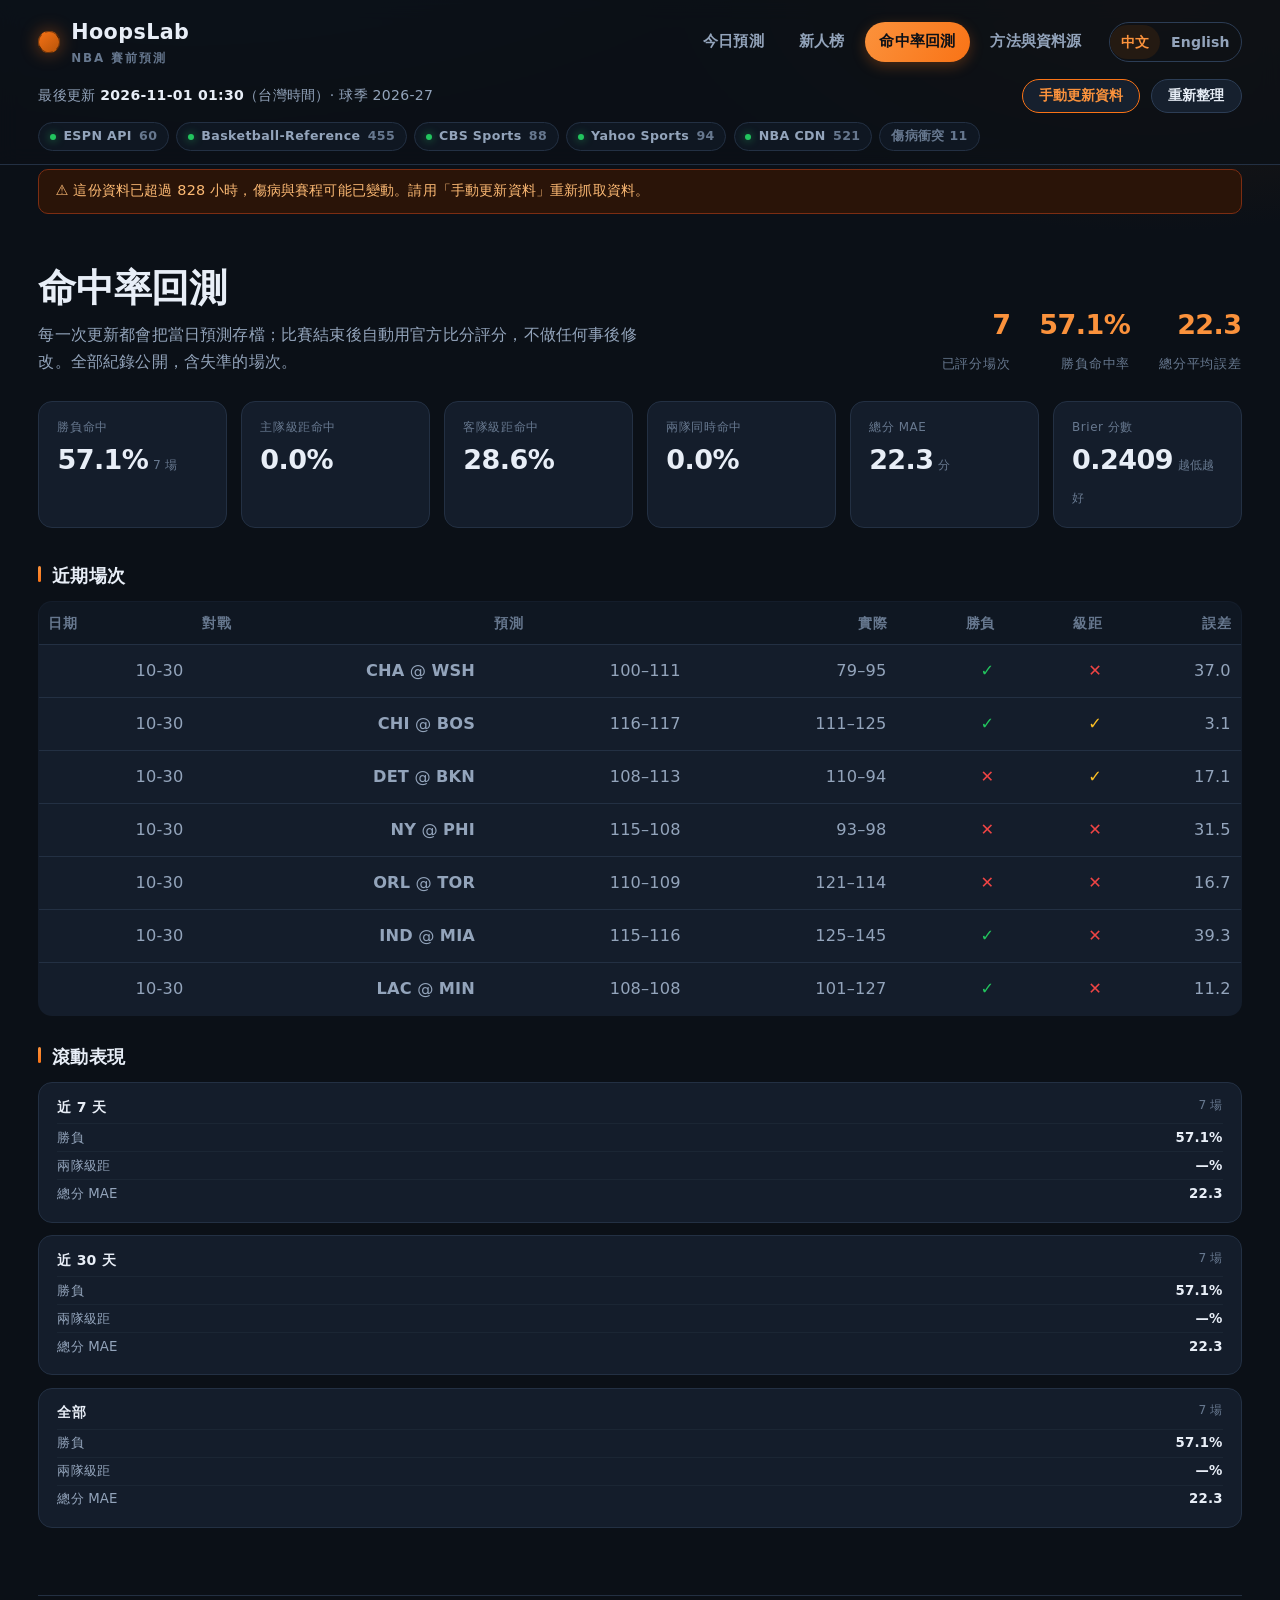
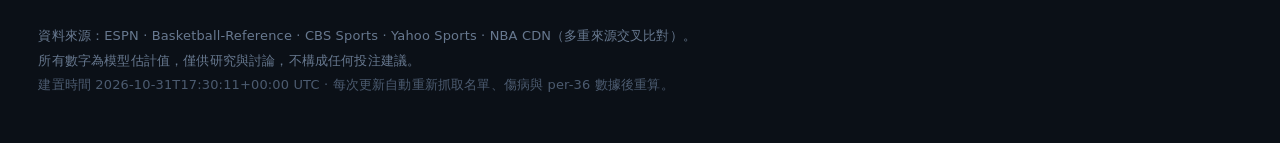
<file: site/backtest.html>
<!DOCTYPE html>
<html lang="zh-Hant">
<head>
<meta charset="utf-8">
<meta name="viewport" content="width=device-width, initial-scale=1">
<title>命中率回測 · HoopsLab</title>
<meta name="description" content="NBA 賽前預測：依實際會上場球員推算兩隊得分級距與不讓分勝率，附新人（一年級＋二年級）每 36 分鐘排行榜。">
<link rel="stylesheet" href="style.css?v=bilingual-20261031">
<link rel="icon" href="data:image/svg+xml,<svg xmlns='http://www.w3.org/2000/svg' viewBox='0 0 100 100'><text y='.9em' font-size='90'>🏀</text></svg>">
</head>
<body>
<header class="top">
  <div class="wrap topbar">
    <a class="brand" href="index.html">
      <span class="ball"></span>
      <span>HoopsLab<small>NBA 賽前預測</small></span>
    </a>
    <nav>
      <a href="index.html" class="">今日預測</a>
      <a href="rookies.html" class="">新人榜</a>
      <a href="backtest.html" class="on">命中率回測</a>
      <a href="method.html" class="">方法與資料源</a>
      <span class="language-switch" aria-label="語言">
        <a id="langZh" href="backtest.html" data-language="zh" aria-current="true">中文</a>
        <a id="langEn" href="en/backtest.html" data-language="en">English</a>
      </span>
    </nav>
  </div>
  <div class="wrap statusbar">
    <div class="stamp">最後更新 <b>2026-11-01 01:30</b>（台灣時間）· 球季 2026-27</div>
    <div class="stamp-links">
      <button id="manualUpdateBtn" class="btn-ghost primary" aria-expanded="false" aria-controls="manualUpdatePanel">手動更新資料</button>
      <button id="reloadBtn" class="btn-ghost" title="重新載入本頁">重新整理</button>
    </div>
  </div>
  <div class="wrap health">
      <span class="chip ok" title="賽程・名單・球隊數據">
        <i></i>ESPN API <em>60</em>
      </span>
      <span class="chip ok" title="per-36 球員數據">
        <i></i>Basketball-Reference <em>455</em>
      </span>
      <span class="chip ok" title="傷病報告">
        <i></i>CBS Sports <em>88</em>
      </span>
      <span class="chip ok" title="傷病報告">
        <i></i>Yahoo Sports <em>94</em>
      </span>
      <span class="chip ok" title="球員大頭貼">
        <i></i>NBA CDN <em>521</em>
      </span>
    <span class="chip neutral" title="三源傷病報告比對後不一致的球員數">傷病衝突 11</span>
  </div>
</header>

<div class="wrap"><div id="staleBar" class="stale" hidden></div></div>
<section id="manualUpdatePanel" class="wrap update-panel" hidden aria-label="手動更新">
  <h2>更新資料</h2>
  <p>使用你的 GitHub 帳號啟動更新：開啟下方連結，選 main 分支，再按 Run workflow。系統會重新抓取資料、驗證新人榜並部署；完成後此頁會提示載入新資料。</p>
  <a class="btn-ghost primary" id="runWorkflowLink" href="https://github.com/lolochen86-jpg/nba-prediction/actions/workflows/update.yml" target="_blank" rel="noopener noreferrer">開啟 GitHub · Run workflow ↗</a>
  <a class="btn-ghost" id="workflowRunLink" href="https://github.com/lolochen86-jpg/nba-prediction/actions/workflows/update.yml" target="_blank" rel="noopener noreferrer">查看執行紀錄 ↗</a>
  <p id="updateStatus" role="status" aria-live="polite">讀取最近一次更新狀態…</p>
  <p class="note">只有擁有儲存庫寫入權限的 GitHub 帳號可以啟動更新。重新整理只會載入現有資料。</p>
</section>

<main class="wrap">
<section class="hero">
  <div>
    <h1>命中率回測</h1>
    <p class="sub">每一次更新都會把當日預測存檔；比賽結束後自動用官方比分評分，不做任何事後修改。全部紀錄公開，含失準的場次。</p>
  </div>
  <div class="hero-stats">
    <div><b>7</b><span>已評分場次</span></div>
    <div><b>57.1%</b><span>勝負命中率</span></div>
    <div><b>22.3</b><span>總分平均誤差</span></div>
  </div>
</section>

<div class="kpis">
  <div class="kpi"><span>勝負命中</span><b>57.1%</b><em>7 場</em></div>
  <div class="kpi"><span>主隊級距命中</span><b>0.0%</b></div>
  <div class="kpi"><span>客隊級距命中</span><b>28.6%</b></div>
  <div class="kpi"><span>兩隊同時命中</span><b>0.0%</b></div>
  <div class="kpi"><span>總分 MAE</span><b>22.3</b><em>分</em></div>
  <div class="kpi"><span>Brier 分數</span><b>0.2409</b><em>越低越好</em></div>
</div>

<div class="two-col">
  <div>
    <h2 class="sec">近期場次</h2>
    <table class="board">
      <thead><tr><th>日期</th><th>對戰</th><th>預測</th><th>實際</th><th>勝負</th><th>級距</th><th>誤差</th></tr></thead>
      <tbody>
        <tr>
          <td>10-30</td>
          <td><b>CHA</b> @ <b>WSH</b></td>
          <td class="mono">100–111</td>
          <td class="mono">79–95</td>
          <td><span class="hit">✓</span></td>
          <td>
<span class="miss">✕</span>          </td>
          <td class="mono">37.0</td>
        </tr>
        <tr>
          <td>10-30</td>
          <td><b>CHI</b> @ <b>BOS</b></td>
          <td class="mono">116–117</td>
          <td class="mono">111–125</td>
          <td><span class="hit">✓</span></td>
          <td>
<span class="half">✓</span>
          </td>
          <td class="mono">3.1</td>
        </tr>
        <tr>
          <td>10-30</td>
          <td><b>DET</b> @ <b>BKN</b></td>
          <td class="mono">108–113</td>
          <td class="mono">110–94</td>
          <td><span class="miss">✕</span></td>
          <td>
<span class="half">✓</span>
          </td>
          <td class="mono">17.1</td>
        </tr>
        <tr>
          <td>10-30</td>
          <td><b>NY</b> @ <b>PHI</b></td>
          <td class="mono">115–108</td>
          <td class="mono">93–98</td>
          <td><span class="miss">✕</span></td>
          <td>
<span class="miss">✕</span>          </td>
          <td class="mono">31.5</td>
        </tr>
        <tr>
          <td>10-30</td>
          <td><b>ORL</b> @ <b>TOR</b></td>
          <td class="mono">110–109</td>
          <td class="mono">121–114</td>
          <td><span class="miss">✕</span></td>
          <td>
<span class="miss">✕</span>          </td>
          <td class="mono">16.7</td>
        </tr>
        <tr>
          <td>10-30</td>
          <td><b>IND</b> @ <b>MIA</b></td>
          <td class="mono">115–116</td>
          <td class="mono">125–145</td>
          <td><span class="hit">✓</span></td>
          <td>
<span class="miss">✕</span>          </td>
          <td class="mono">39.3</td>
        </tr>
        <tr>
          <td>10-30</td>
          <td><b>LAC</b> @ <b>MIN</b></td>
          <td class="mono">108–108</td>
          <td class="mono">101–127</td>
          <td><span class="hit">✓</span></td>
          <td>
<span class="miss">✕</span>          </td>
          <td class="mono">11.2</td>
        </tr>
      </tbody>
    </table>
  </div>
  <aside>
    <h2 class="sec">滾動表現</h2>
    <div class="roll">
      <h4>近 7 天 <span>7 場</span></h4>
      <div class="roll-row"><span>勝負</span><b>57.1%</b></div>
      <div class="roll-row"><span>兩隊級距</span><b>—%</b></div>
      <div class="roll-row"><span>總分 MAE</span><b>22.3</b></div>
    </div>
    <div class="roll">
      <h4>近 30 天 <span>7 場</span></h4>
      <div class="roll-row"><span>勝負</span><b>57.1%</b></div>
      <div class="roll-row"><span>兩隊級距</span><b>—%</b></div>
      <div class="roll-row"><span>總分 MAE</span><b>22.3</b></div>
    </div>
    <div class="roll">
      <h4>全部 <span>7 場</span></h4>
      <div class="roll-row"><span>勝負</span><b>57.1%</b></div>
      <div class="roll-row"><span>兩隊級距</span><b>—%</b></div>
      <div class="roll-row"><span>總分 MAE</span><b>22.3</b></div>
    </div>
  </aside>
</div>
</main>

<footer class="wrap foot">
  <p>資料來源：ESPN · Basketball-Reference · CBS Sports · Yahoo Sports · NBA CDN（多重來源交叉比對）。</p>
  <p>所有數字為模型估計值，僅供研究與討論，不構成任何投注建議。</p>
  <p class="muted">建置時間 2026-10-31T17:30:11+00:00 UTC · 每次更新自動重新抓取名單、傷病與 per-36 數據後重算。</p>
</footer>

<script>window.HOOPSLAB_BUILT_AT = "2026-10-31T17:30:11+00:00";</script>
<script src="app.js?v=bilingual-20261031" defer></script>
</body>
</html>
</file>
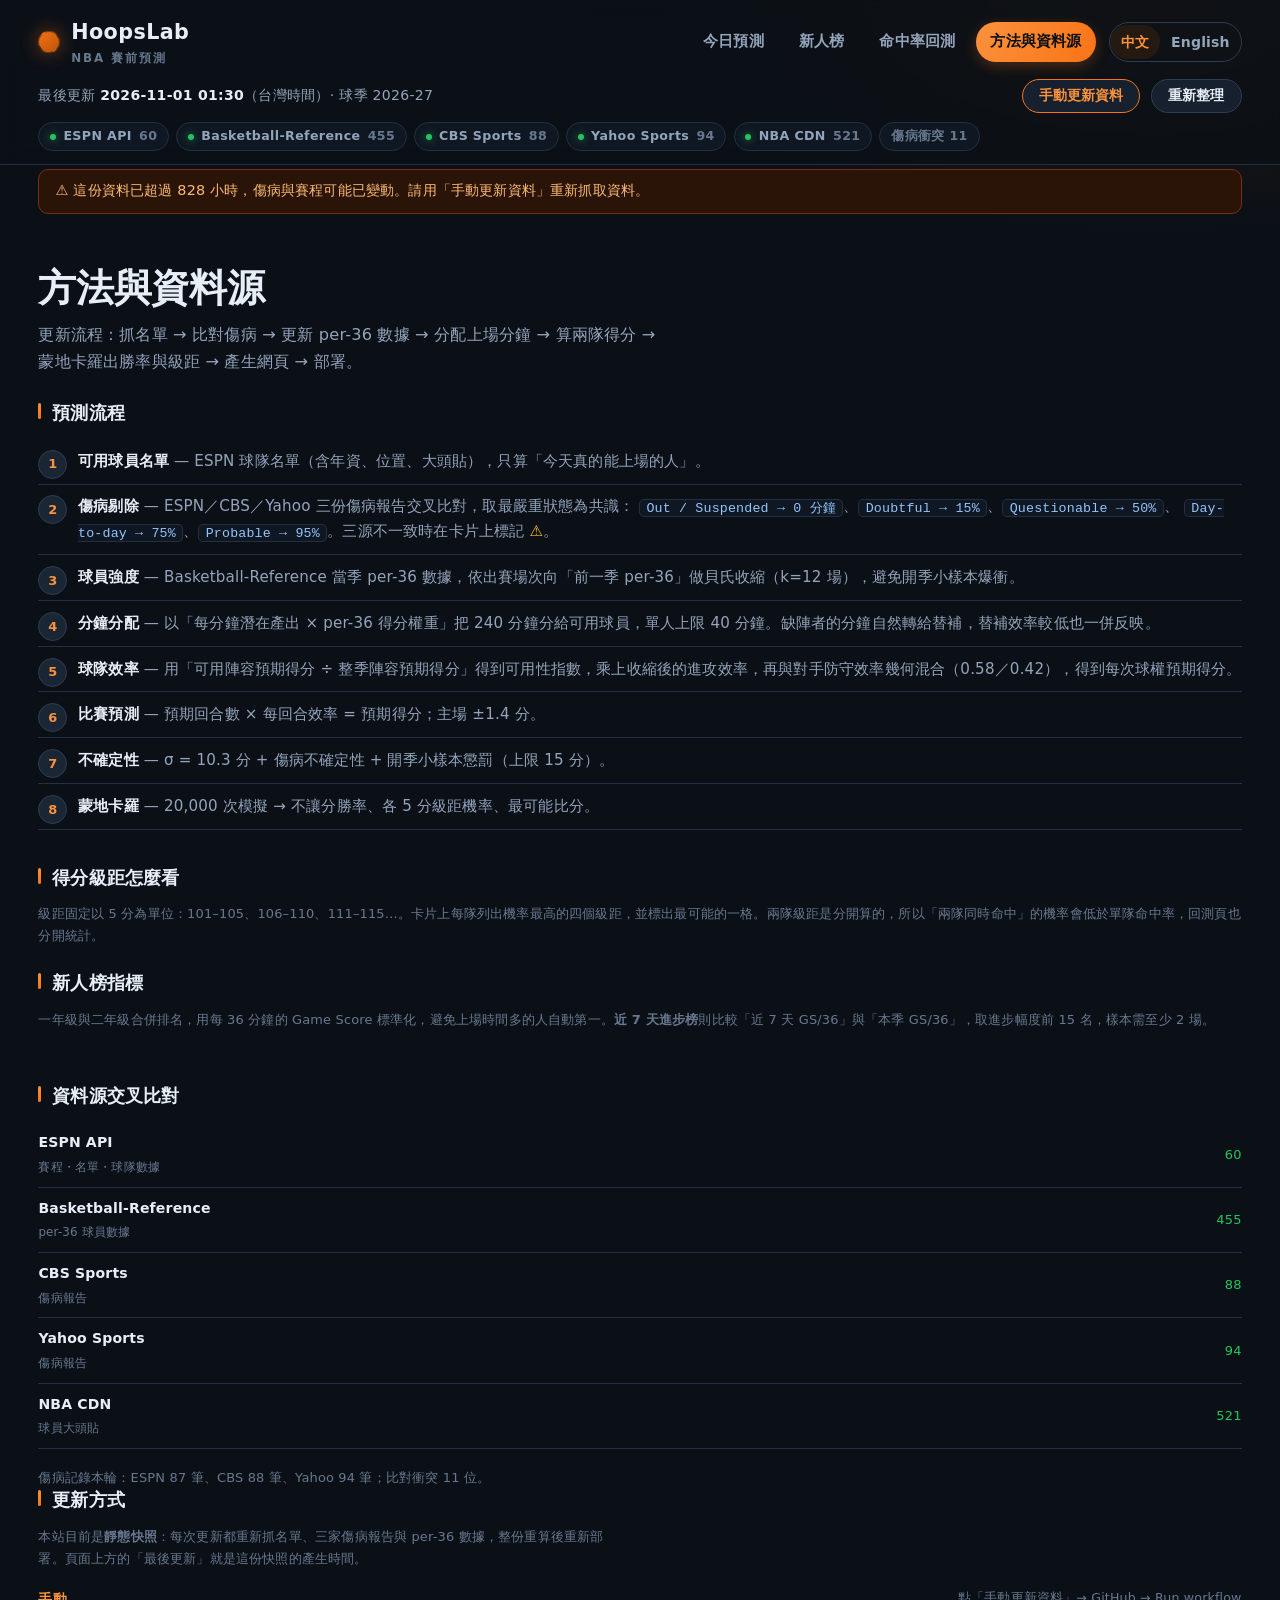
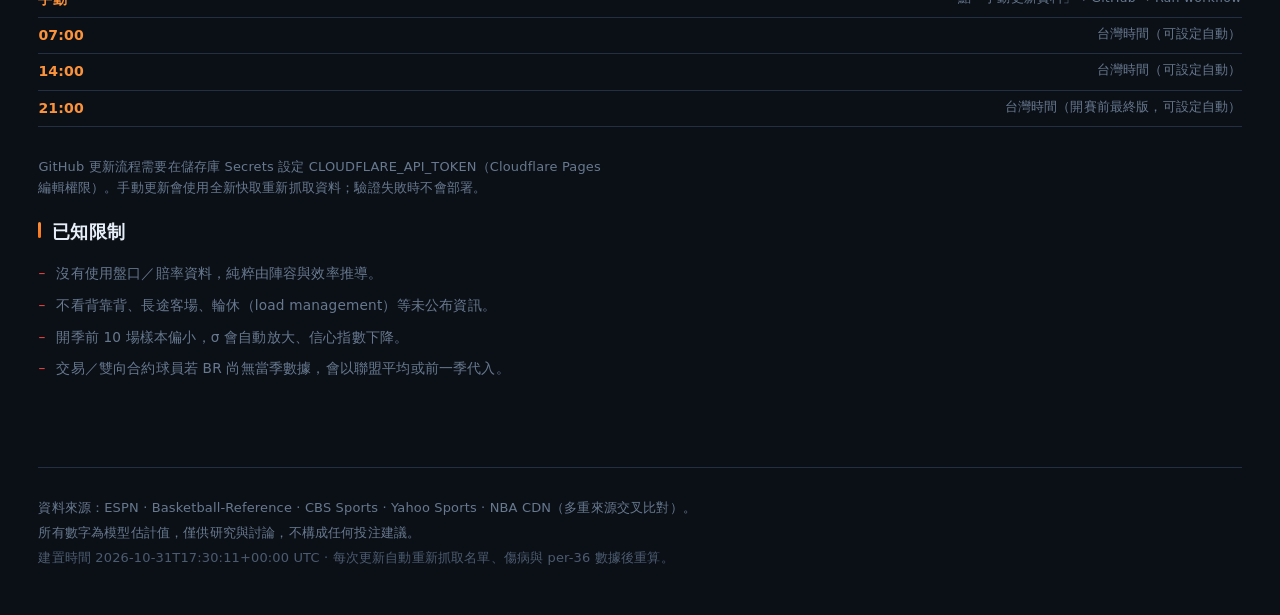
<file: site/method.html>
<!DOCTYPE html>
<html lang="zh-Hant">
<head>
<meta charset="utf-8">
<meta name="viewport" content="width=device-width, initial-scale=1">
<title>方法與資料源 · HoopsLab</title>
<meta name="description" content="NBA 賽前預測：依實際會上場球員推算兩隊得分級距與不讓分勝率，附新人（一年級＋二年級）每 36 分鐘排行榜。">
<link rel="stylesheet" href="style.css?v=bilingual-20261031">
<link rel="icon" href="data:image/svg+xml,<svg xmlns='http://www.w3.org/2000/svg' viewBox='0 0 100 100'><text y='.9em' font-size='90'>🏀</text></svg>">
</head>
<body>
<header class="top">
  <div class="wrap topbar">
    <a class="brand" href="index.html">
      <span class="ball"></span>
      <span>HoopsLab<small>NBA 賽前預測</small></span>
    </a>
    <nav>
      <a href="index.html" class="">今日預測</a>
      <a href="rookies.html" class="">新人榜</a>
      <a href="backtest.html" class="">命中率回測</a>
      <a href="method.html" class="on">方法與資料源</a>
      <span class="language-switch" aria-label="語言">
        <a id="langZh" href="method.html" data-language="zh" aria-current="true">中文</a>
        <a id="langEn" href="en/method.html" data-language="en">English</a>
      </span>
    </nav>
  </div>
  <div class="wrap statusbar">
    <div class="stamp">最後更新 <b>2026-11-01 01:30</b>（台灣時間）· 球季 2026-27</div>
    <div class="stamp-links">
      <button id="manualUpdateBtn" class="btn-ghost primary" aria-expanded="false" aria-controls="manualUpdatePanel">手動更新資料</button>
      <button id="reloadBtn" class="btn-ghost" title="重新載入本頁">重新整理</button>
    </div>
  </div>
  <div class="wrap health">
      <span class="chip ok" title="賽程・名單・球隊數據">
        <i></i>ESPN API <em>60</em>
      </span>
      <span class="chip ok" title="per-36 球員數據">
        <i></i>Basketball-Reference <em>455</em>
      </span>
      <span class="chip ok" title="傷病報告">
        <i></i>CBS Sports <em>88</em>
      </span>
      <span class="chip ok" title="傷病報告">
        <i></i>Yahoo Sports <em>94</em>
      </span>
      <span class="chip ok" title="球員大頭貼">
        <i></i>NBA CDN <em>521</em>
      </span>
    <span class="chip neutral" title="三源傷病報告比對後不一致的球員數">傷病衝突 11</span>
  </div>
</header>

<div class="wrap"><div id="staleBar" class="stale" hidden></div></div>
<section id="manualUpdatePanel" class="wrap update-panel" hidden aria-label="手動更新">
  <h2>更新資料</h2>
  <p>使用你的 GitHub 帳號啟動更新：開啟下方連結，選 main 分支，再按 Run workflow。系統會重新抓取資料、驗證新人榜並部署；完成後此頁會提示載入新資料。</p>
  <a class="btn-ghost primary" id="runWorkflowLink" href="https://github.com/lolochen86-jpg/nba-prediction/actions/workflows/update.yml" target="_blank" rel="noopener noreferrer">開啟 GitHub · Run workflow ↗</a>
  <a class="btn-ghost" id="workflowRunLink" href="https://github.com/lolochen86-jpg/nba-prediction/actions/workflows/update.yml" target="_blank" rel="noopener noreferrer">查看執行紀錄 ↗</a>
  <p id="updateStatus" role="status" aria-live="polite">讀取最近一次更新狀態…</p>
  <p class="note">只有擁有儲存庫寫入權限的 GitHub 帳號可以啟動更新。重新整理只會載入現有資料。</p>
</section>

<main class="wrap">
<section class="hero">
  <div>
    <h1>方法與資料源</h1>
    <p class="sub">更新流程：抓名單 → 比對傷病 → 更新 per-36 數據 → 分配上場分鐘 → 算兩隊得分 → 蒙地卡羅出勝率與級距 → 產生網頁 → 部署。</p>
  </div>
</section>

<div class="two-col wide-left">
  <div>
    <h2 class="sec">預測流程</h2>
    <ol class="steps">
      <li><b>可用球員名單</b> — ESPN 球隊名單（含年資、位置、大頭貼），只算「今天真的能上場的人」。</li>
      <li><b>傷病剔除</b> — ESPN／CBS／Yahoo 三份傷病報告交叉比對，取最嚴重狀態為共識：
        <code>Out / Suspended → 0 分鐘</code>、<code>Doubtful → 15%</code>、<code>Questionable → 50%</code>、
        <code>Day-to-day → 75%</code>、<code>Probable → 95%</code>。三源不一致時在卡片上標記 <span class="warn">⚠︎</span>。</li>
      <li><b>球員強度</b> — Basketball-Reference 當季 per-36 數據，依出賽場次向「前一季 per-36」做貝氏收縮（k=12 場），避免開季小樣本爆衝。</li>
      <li><b>分鐘分配</b> — 以「每分鐘潛在產出 × per-36 得分權重」把 240 分鐘分給可用球員，單人上限 40 分鐘。缺陣者的分鐘自然轉給替補，替補效率較低也一併反映。</li>
      <li><b>球隊效率</b> — 用「可用陣容預期得分 ÷ 整季陣容預期得分」得到可用性指數，乘上收縮後的進攻效率，再與對手防守效率幾何混合（0.58／0.42），得到每次球權預期得分。</li>
      <li><b>比賽預測</b> — 預期回合數 × 每回合效率 = 預期得分；主場 ±1.4 分。</li>
      <li><b>不確定性</b> — σ = 10.3 分 + 傷病不確定性 + 開季小樣本懲罰（上限 15 分）。</li>
      <li><b>蒙地卡羅</b> — 20,000 次模擬 → 不讓分勝率、各 5 分級距機率、最可能比分。</li>
    </ol>

    <h2 class="sec">得分級距怎麼看</h2>
    <p class="note wide">級距固定以 5 分為單位：101–105、106–110、111–115…。卡片上每隊列出機率最高的四個級距，並標出最可能的一格。兩隊級距是分開算的，所以「兩隊同時命中」的機率會低於單隊命中率，回測頁也分開統計。</p>

    <h2 class="sec">新人榜指標</h2>
    <p class="note wide">一年級與二年級合併排名，用每 36 分鐘的 Game Score 標準化，避免上場時間多的人自動第一。<b>近 7 天進步榜</b>則比較「近 7 天 GS/36」與「本季 GS/36」，取進步幅度前 15 名，樣本需至少 2 場。</p>
  </div>

  <aside>
    <h2 class="sec">資料源交叉比對</h2>
    <ul class="srcs">
      <li class="ok">
        <b>ESPN API</b>
        <span>賽程・名單・球隊數據</span>
        <em>60</em>
      </li>
      <li class="ok">
        <b>Basketball-Reference</b>
        <span>per-36 球員數據</span>
        <em>455</em>
      </li>
      <li class="ok">
        <b>CBS Sports</b>
        <span>傷病報告</span>
        <em>88</em>
      </li>
      <li class="ok">
        <b>Yahoo Sports</b>
        <span>傷病報告</span>
        <em>94</em>
      </li>
      <li class="ok">
        <b>NBA CDN</b>
        <span>球員大頭貼</span>
        <em>521</em>
      </li>
    </ul>
    <p class="note">傷病記錄本輪：ESPN 87 筆、CBS 88 筆、Yahoo 94 筆；比對衝突 11 位。</p>

    <h2 class="sec" id="update">更新方式</h2>
    <p class="note" style="margin:0 0 .7rem">本站目前是<strong>靜態快照</strong>：每次更新都重新抓名單、三家傷病報告與 per-36 數據，整份重算後重新部署。頁面上方的「最後更新」就是這份快照的產生時間。</p>
    <ul class="sched">
      <li><b>手動</b><span>點「手動更新資料」→ GitHub → Run workflow</span></li>
      <li><b>07:00</b><span>台灣時間（可設定自動）</span></li>
      <li><b>14:00</b><span>台灣時間（可設定自動）</span></li>
      <li><b>21:00</b><span>台灣時間（開賽前最終版，可設定自動）</span></li>
    </ul>
    <p class="note" style="margin:0 0 1.2rem">GitHub 更新流程需要在儲存庫 Secrets 設定 CLOUDFLARE_API_TOKEN（Cloudflare Pages 編輯權限）。手動更新會使用全新快取重新抓取資料；驗證失敗時不會部署。</p>

    <h2 class="sec">已知限制</h2>
    <ul class="limits">
      <li>沒有使用盤口／賠率資料，純粹由陣容與效率推導。</li>
      <li>不看背靠背、長途客場、輪休（load management）等未公布資訊。</li>
      <li>開季前 10 場樣本偏小，σ 會自動放大、信心指數下降。</li>
      <li>交易／雙向合約球員若 BR 尚無當季數據，會以聯盟平均或前一季代入。</li>
    </ul>
  </aside>
</div>
</main>

<footer class="wrap foot">
  <p>資料來源：ESPN · Basketball-Reference · CBS Sports · Yahoo Sports · NBA CDN（多重來源交叉比對）。</p>
  <p>所有數字為模型估計值，僅供研究與討論，不構成任何投注建議。</p>
  <p class="muted">建置時間 2026-10-31T17:30:11+00:00 UTC · 每次更新自動重新抓取名單、傷病與 per-36 數據後重算。</p>
</footer>

<script>window.HOOPSLAB_BUILT_AT = "2026-10-31T17:30:11+00:00";</script>
<script src="app.js?v=bilingual-20261031" defer></script>
</body>
</html>
</file>
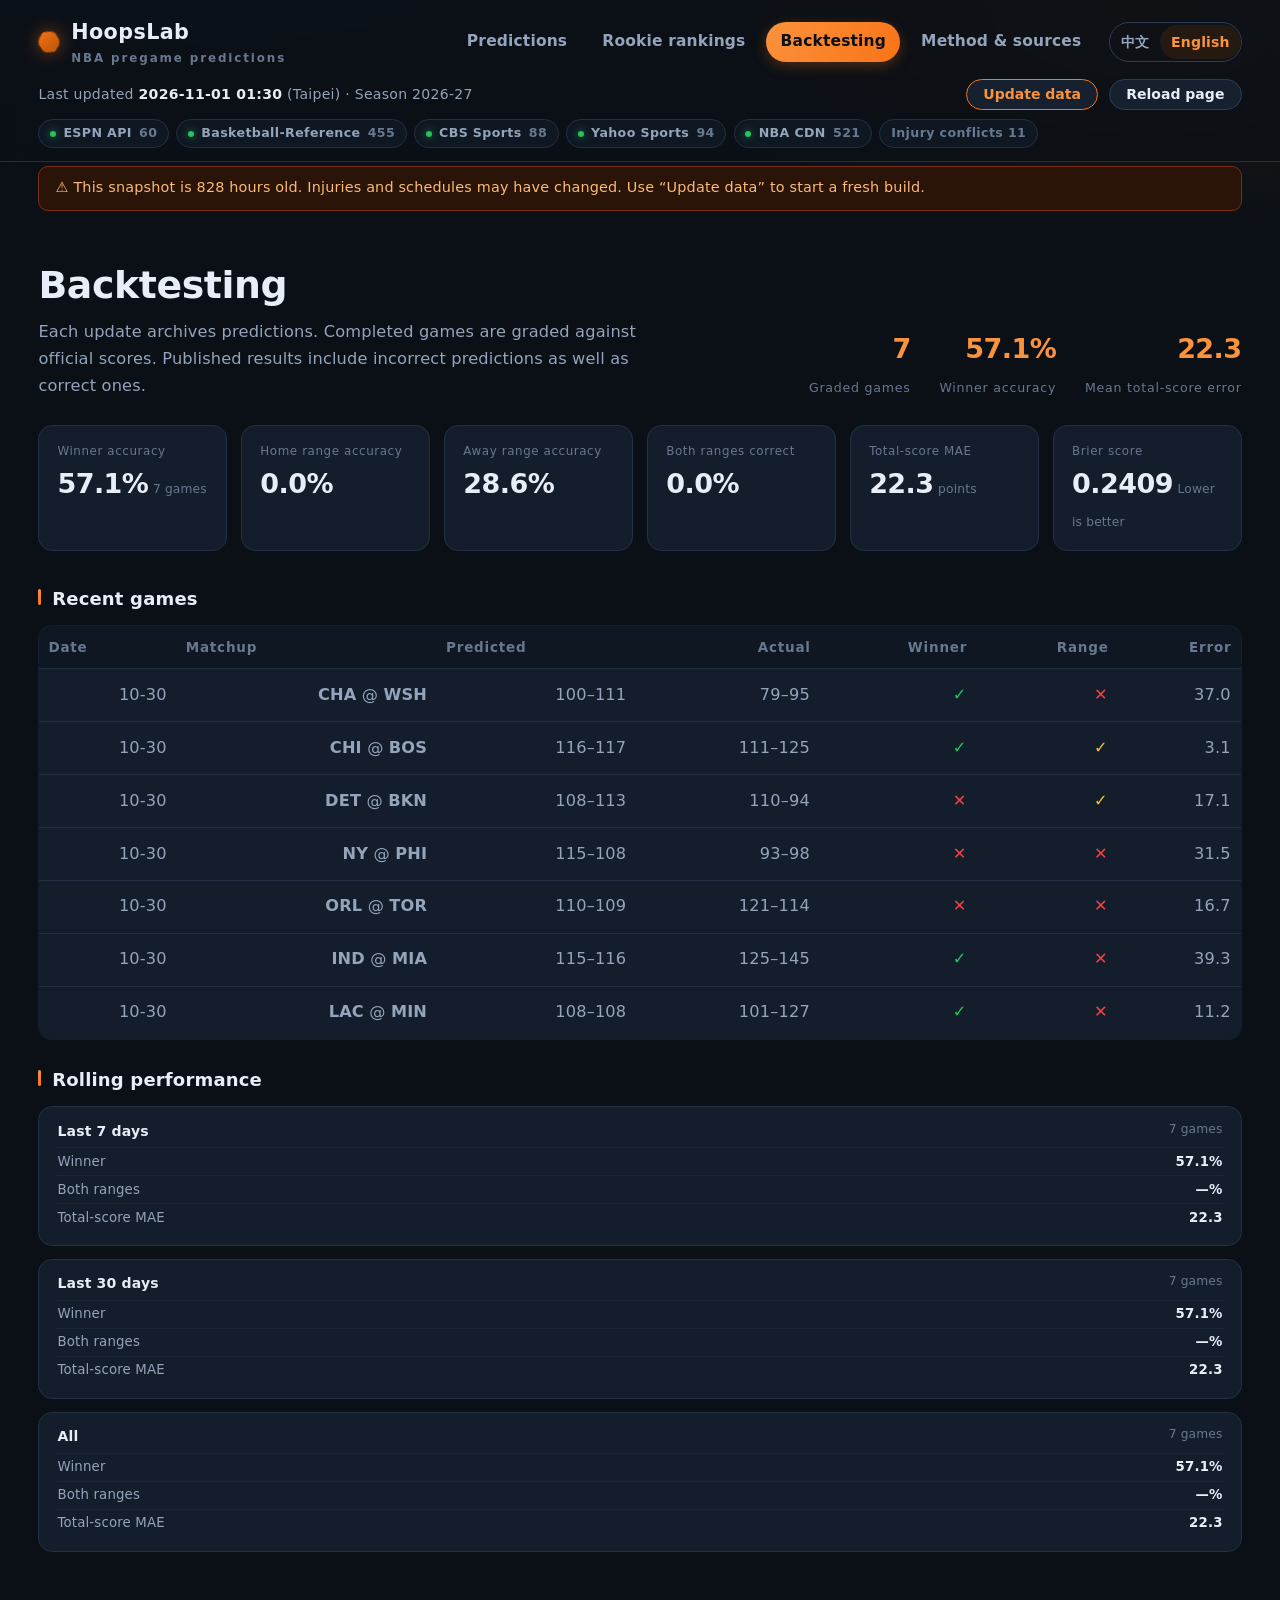
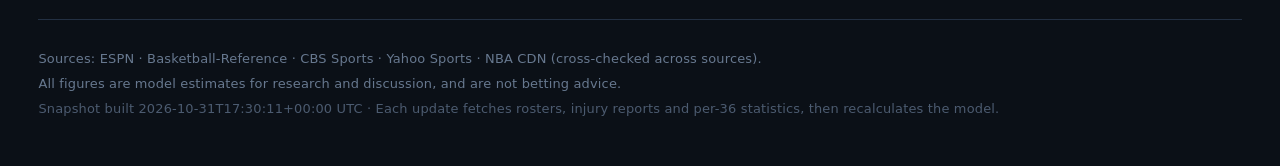
<file: site/en/backtest.html>
<!DOCTYPE html>

<html lang="en">
<head>
<meta charset="utf-8"/>
<meta content="width=device-width, initial-scale=1" name="viewport"/>
<title>Backtesting · HoopsLab</title>
<meta content="NBA pregame predictions based on available lineups: scoring ranges, straight-up win probabilities and per-36 rankings for rookies and sophomores." name="description"/>
<link href="../style.css?v=bilingual-20261031" rel="stylesheet"/>
<link href="data:image/svg+xml,&lt;svg xmlns='http://www.w3.org/2000/svg' viewBox='0 0 100 100'&gt;&lt;text y='.9em' font-size='90'&gt;🏀&lt;/text&gt;&lt;/svg&gt;" rel="icon"/>
</head>
<body>
<header class="top">
<div class="wrap topbar">
<a class="brand" href="index.html">
<span class="ball"></span>
<span>HoopsLab<small>NBA pregame predictions</small></span>
</a>
<nav>
<a class="" href="index.html">Predictions</a>
<a class="" href="rookies.html">Rookie rankings</a>
<a class="on" href="backtest.html">Backtesting</a>
<a class="" href="method.html">Method &amp; sources</a>
<span aria-label="Language" class="language-switch">
<a data-language="zh" href="../backtest.html" id="langZh">中文</a>
<a aria-current="true" data-language="en" href="backtest.html" id="langEn">English</a>
</span>
</nav>
</div>
<div class="wrap statusbar">
<div class="stamp">Last updated <b>2026-11-01 01:30</b> (Taipei) · Season 2026-27</div>
<div class="stamp-links">
<button aria-controls="manualUpdatePanel" aria-expanded="false" class="btn-ghost primary" id="manualUpdateBtn">Update data</button>
<button class="btn-ghost" id="reloadBtn" title="Reload this page">Reload page</button>
</div>
</div>
<div class="wrap health">
<span class="chip ok" title="Schedules, rosters &amp; team statistics">
<i></i>ESPN API <em>60</em>
</span>
<span class="chip ok" title="Player statistics per 36 minutes">
<i></i>Basketball-Reference <em>455</em>
</span>
<span class="chip ok" title="Injury reports">
<i></i>CBS Sports <em>88</em>
</span>
<span class="chip ok" title="Injury reports">
<i></i>Yahoo Sports <em>94</em>
</span>
<span class="chip ok" title="Player headshots">
<i></i>NBA CDN <em>521</em>
</span>
<span class="chip neutral" title="Players with conflicting reports across the three injury sources">Injury conflicts 11</span>
</div>
</header>
<div class="wrap"><div class="stale" hidden="" id="staleBar"></div></div>
<section aria-label="Manual update" class="wrap update-panel" hidden="" id="manualUpdatePanel">
<h2>Update data</h2>
<p>Start an update with your GitHub account: open the link below, select the main branch, then choose Run workflow. The workflow fetches fresh data, validates the rookie rankings and deploys the site. This page will tell you when new data is live.</p>
<a class="btn-ghost primary" href="https://github.com/lolochen86-jpg/nba-prediction/actions/workflows/update.yml" id="runWorkflowLink" rel="noopener noreferrer" target="_blank">Open GitHub · Run workflow ↗</a>
<a class="btn-ghost" href="https://github.com/lolochen86-jpg/nba-prediction/actions/workflows/update.yml" id="workflowRunLink" rel="noopener noreferrer" target="_blank">View run logs ↗</a>
<p aria-live="polite" id="updateStatus" role="status">Checking the latest update…</p>
<p class="note">Only GitHub accounts with write access to this repository can start updates. Reloading the page only loads the existing snapshot.</p>
</section>
<main class="wrap">
<section class="hero">
<div>
<h1>Backtesting</h1>
<p class="sub">Each update archives predictions. Completed games are graded against official scores. Published results include incorrect predictions as well as correct ones.</p>
</div>
<div class="hero-stats">
<div><b>7</b><span>Graded games</span></div>
<div><b>57.1%</b><span>Winner accuracy</span></div>
<div><b>22.3</b><span>Mean total-score error</span></div>
</div>
</section>
<div class="kpis">
<div class="kpi"><span>Winner accuracy</span><b>57.1%</b><em>7 games</em></div>
<div class="kpi"><span>Home range accuracy</span><b>0.0%</b></div>
<div class="kpi"><span>Away range accuracy</span><b>28.6%</b></div>
<div class="kpi"><span>Both ranges correct</span><b>0.0%</b></div>
<div class="kpi"><span>Total-score MAE</span><b>22.3</b><em>points</em></div>
<div class="kpi"><span>Brier score</span><b>0.2409</b><em>Lower is better</em></div>
</div>
<div class="two-col">
<div>
<h2 class="sec">Recent games</h2>
<table class="board">
<thead><tr><th>Date</th><th>Matchup</th><th>Predicted</th><th>Actual</th><th>Winner</th><th>Range</th><th>Error</th></tr></thead>
<tbody>
<tr>
<td>10-30</td>
<td><b>CHA</b> @ <b>WSH</b></td>
<td class="mono">100–111</td>
<td class="mono">79–95</td>
<td><span class="hit">✓</span></td>
<td>
<span class="miss">✕</span> </td>
<td class="mono">37.0</td>
</tr>
<tr>
<td>10-30</td>
<td><b>CHI</b> @ <b>BOS</b></td>
<td class="mono">116–117</td>
<td class="mono">111–125</td>
<td><span class="hit">✓</span></td>
<td>
<span class="half">✓</span>
</td>
<td class="mono">3.1</td>
</tr>
<tr>
<td>10-30</td>
<td><b>DET</b> @ <b>BKN</b></td>
<td class="mono">108–113</td>
<td class="mono">110–94</td>
<td><span class="miss">✕</span></td>
<td>
<span class="half">✓</span>
</td>
<td class="mono">17.1</td>
</tr>
<tr>
<td>10-30</td>
<td><b>NY</b> @ <b>PHI</b></td>
<td class="mono">115–108</td>
<td class="mono">93–98</td>
<td><span class="miss">✕</span></td>
<td>
<span class="miss">✕</span> </td>
<td class="mono">31.5</td>
</tr>
<tr>
<td>10-30</td>
<td><b>ORL</b> @ <b>TOR</b></td>
<td class="mono">110–109</td>
<td class="mono">121–114</td>
<td><span class="miss">✕</span></td>
<td>
<span class="miss">✕</span> </td>
<td class="mono">16.7</td>
</tr>
<tr>
<td>10-30</td>
<td><b>IND</b> @ <b>MIA</b></td>
<td class="mono">115–116</td>
<td class="mono">125–145</td>
<td><span class="hit">✓</span></td>
<td>
<span class="miss">✕</span> </td>
<td class="mono">39.3</td>
</tr>
<tr>
<td>10-30</td>
<td><b>LAC</b> @ <b>MIN</b></td>
<td class="mono">108–108</td>
<td class="mono">101–127</td>
<td><span class="hit">✓</span></td>
<td>
<span class="miss">✕</span> </td>
<td class="mono">11.2</td>
</tr>
</tbody>
</table>
</div>
<aside>
<h2 class="sec">Rolling performance</h2>
<div class="roll">
<h4>Last 7 days <span>7 games</span></h4>
<div class="roll-row"><span>Winner</span><b>57.1%</b></div>
<div class="roll-row"><span>Both ranges</span><b>—%</b></div>
<div class="roll-row"><span>Total-score MAE</span><b>22.3</b></div>
</div>
<div class="roll">
<h4>Last 30 days <span>7 games</span></h4>
<div class="roll-row"><span>Winner</span><b>57.1%</b></div>
<div class="roll-row"><span>Both ranges</span><b>—%</b></div>
<div class="roll-row"><span>Total-score MAE</span><b>22.3</b></div>
</div>
<div class="roll">
<h4>All <span>7 games</span></h4>
<div class="roll-row"><span>Winner</span><b>57.1%</b></div>
<div class="roll-row"><span>Both ranges</span><b>—%</b></div>
<div class="roll-row"><span>Total-score MAE</span><b>22.3</b></div>
</div>
</aside>
</div>
</main>
<footer class="wrap foot">
<p>Sources: ESPN · Basketball-Reference · CBS Sports · Yahoo Sports · NBA CDN (cross-checked across sources).</p>
<p>All figures are model estimates for research and discussion, and are not betting advice.</p>
<p class="muted">Snapshot built 2026-10-31T17:30:11+00:00 UTC · Each update fetches rosters, injury reports and per-36 statistics, then recalculates the model.</p>
</footer>
<script>window.HOOPSLAB_BUILT_AT = "2026-10-31T17:30:11+00:00";</script>
<script defer="" src="../app.js?v=bilingual-20261031"></script>
</body>
</html>
</file>
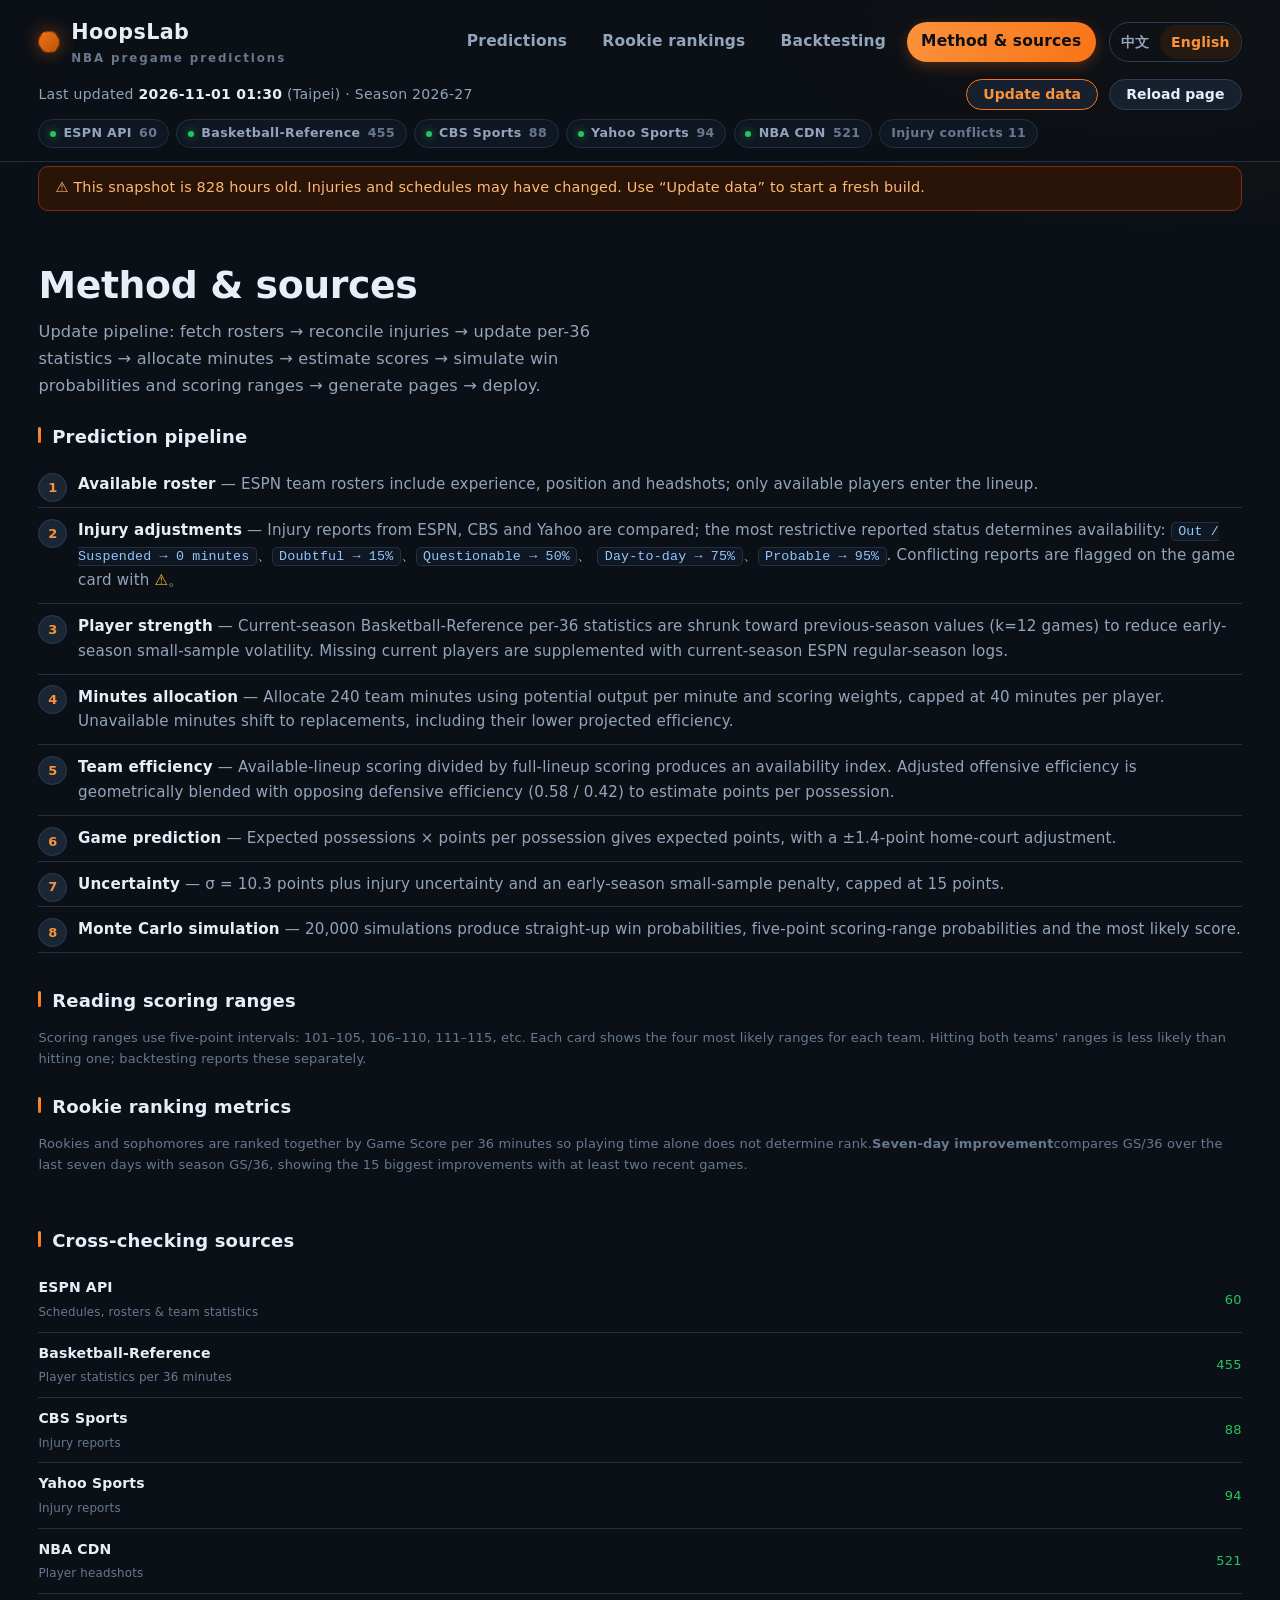
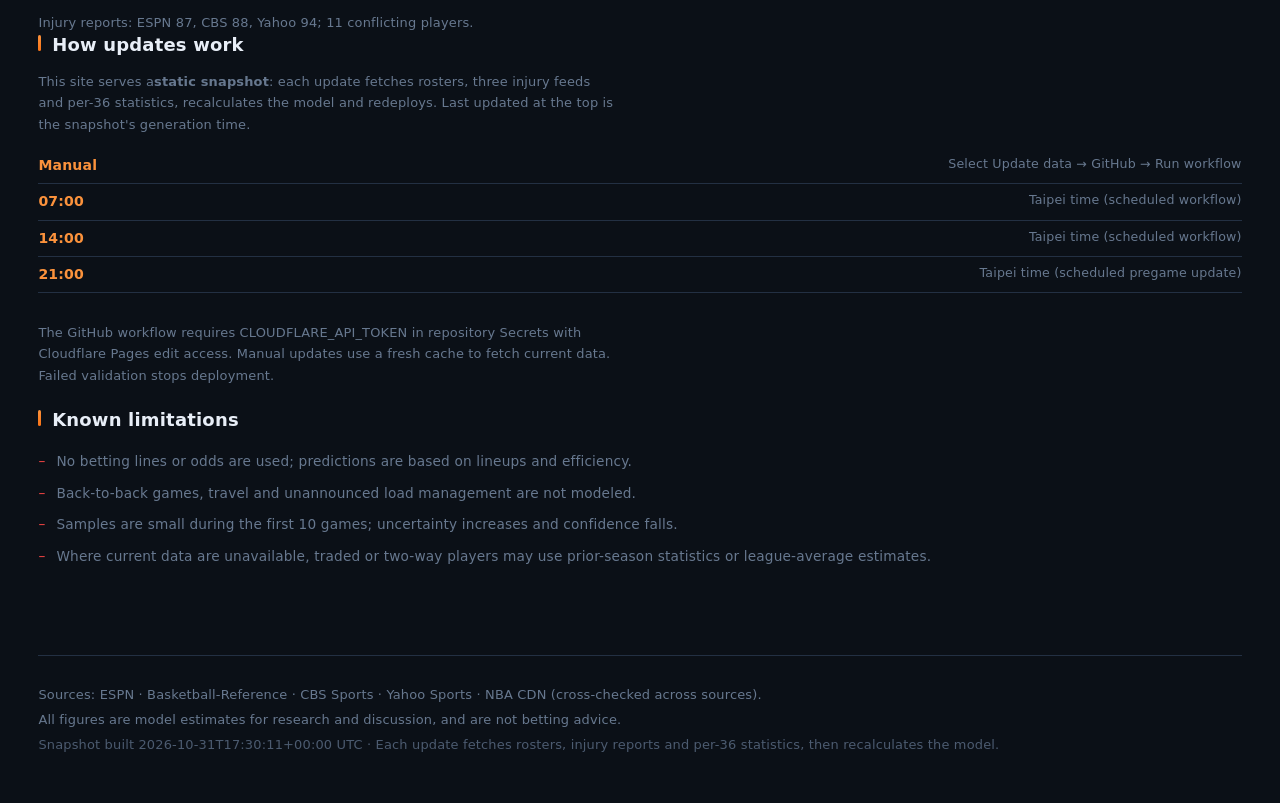
<file: site/en/method.html>
<!DOCTYPE html>

<html lang="en">
<head>
<meta charset="utf-8"/>
<meta content="width=device-width, initial-scale=1" name="viewport"/>
<title>Method &amp; sources · HoopsLab</title>
<meta content="NBA pregame predictions based on available lineups: scoring ranges, straight-up win probabilities and per-36 rankings for rookies and sophomores." name="description"/>
<link href="../style.css?v=bilingual-20261031" rel="stylesheet"/>
<link href="data:image/svg+xml,&lt;svg xmlns='http://www.w3.org/2000/svg' viewBox='0 0 100 100'&gt;&lt;text y='.9em' font-size='90'&gt;🏀&lt;/text&gt;&lt;/svg&gt;" rel="icon"/>
</head>
<body>
<header class="top">
<div class="wrap topbar">
<a class="brand" href="index.html">
<span class="ball"></span>
<span>HoopsLab<small>NBA pregame predictions</small></span>
</a>
<nav>
<a class="" href="index.html">Predictions</a>
<a class="" href="rookies.html">Rookie rankings</a>
<a class="" href="backtest.html">Backtesting</a>
<a class="on" href="method.html">Method &amp; sources</a>
<span aria-label="Language" class="language-switch">
<a data-language="zh" href="../method.html" id="langZh">中文</a>
<a aria-current="true" data-language="en" href="method.html" id="langEn">English</a>
</span>
</nav>
</div>
<div class="wrap statusbar">
<div class="stamp">Last updated <b>2026-11-01 01:30</b> (Taipei) · Season 2026-27</div>
<div class="stamp-links">
<button aria-controls="manualUpdatePanel" aria-expanded="false" class="btn-ghost primary" id="manualUpdateBtn">Update data</button>
<button class="btn-ghost" id="reloadBtn" title="Reload this page">Reload page</button>
</div>
</div>
<div class="wrap health">
<span class="chip ok" title="Schedules, rosters &amp; team statistics">
<i></i>ESPN API <em>60</em>
</span>
<span class="chip ok" title="Player statistics per 36 minutes">
<i></i>Basketball-Reference <em>455</em>
</span>
<span class="chip ok" title="Injury reports">
<i></i>CBS Sports <em>88</em>
</span>
<span class="chip ok" title="Injury reports">
<i></i>Yahoo Sports <em>94</em>
</span>
<span class="chip ok" title="Player headshots">
<i></i>NBA CDN <em>521</em>
</span>
<span class="chip neutral" title="Players with conflicting reports across the three injury sources">Injury conflicts 11</span>
</div>
</header>
<div class="wrap"><div class="stale" hidden="" id="staleBar"></div></div>
<section aria-label="Manual update" class="wrap update-panel" hidden="" id="manualUpdatePanel">
<h2>Update data</h2>
<p>Start an update with your GitHub account: open the link below, select the main branch, then choose Run workflow. The workflow fetches fresh data, validates the rookie rankings and deploys the site. This page will tell you when new data is live.</p>
<a class="btn-ghost primary" href="https://github.com/lolochen86-jpg/nba-prediction/actions/workflows/update.yml" id="runWorkflowLink" rel="noopener noreferrer" target="_blank">Open GitHub · Run workflow ↗</a>
<a class="btn-ghost" href="https://github.com/lolochen86-jpg/nba-prediction/actions/workflows/update.yml" id="workflowRunLink" rel="noopener noreferrer" target="_blank">View run logs ↗</a>
<p aria-live="polite" id="updateStatus" role="status">Checking the latest update…</p>
<p class="note">Only GitHub accounts with write access to this repository can start updates. Reloading the page only loads the existing snapshot.</p>
</section>
<main class="wrap">
<section class="hero">
<div>
<h1>Method &amp; sources</h1>
<p class="sub">Update pipeline: fetch rosters → reconcile injuries → update per-36 statistics → allocate minutes → estimate scores → simulate win probabilities and scoring ranges → generate pages → deploy.</p>
</div>
</section>
<div class="two-col wide-left">
<div>
<h2 class="sec">Prediction pipeline</h2>
<ol class="steps">
<li><b>Available roster</b> — ESPN team rosters include experience, position and headshots; only available players enter the lineup.</li>
<li><b>Injury adjustments</b> — Injury reports from ESPN, CBS and Yahoo are compared; the most restrictive reported status determines availability: <code>Out / Suspended → 0 minutes</code>、<code>Doubtful → 15%</code>、<code>Questionable → 50%</code>、
        <code>Day-to-day → 75%</code>、<code>Probable → 95%</code>. Conflicting reports are flagged on the game card with <span class="warn">⚠︎</span>。</li>
<li><b>Player strength</b> — Current-season Basketball-Reference per-36 statistics are shrunk toward previous-season values (k=12 games) to reduce early-season small-sample volatility. Missing current players are supplemented with current-season ESPN regular-season logs.</li>
<li><b>Minutes allocation</b> — Allocate 240 team minutes using potential output per minute and scoring weights, capped at 40 minutes per player. Unavailable minutes shift to replacements, including their lower projected efficiency.</li>
<li><b>Team efficiency</b> — Available-lineup scoring divided by full-lineup scoring produces an availability index. Adjusted offensive efficiency is geometrically blended with opposing defensive efficiency (0.58 / 0.42) to estimate points per possession.</li>
<li><b>Game prediction</b> — Expected possessions × points per possession gives expected points, with a ±1.4-point home-court adjustment.</li>
<li><b>Uncertainty</b> — σ = 10.3 points plus injury uncertainty and an early-season small-sample penalty, capped at 15 points.</li>
<li><b>Monte Carlo simulation</b> — 20,000 simulations produce straight-up win probabilities, five-point scoring-range probabilities and the most likely score.</li>
</ol>
<h2 class="sec">Reading scoring ranges</h2>
<p class="note wide">Scoring ranges use five-point intervals: 101–105, 106–110, 111–115, etc. Each card shows the four most likely ranges for each team. Hitting both teams' ranges is less likely than hitting one; backtesting reports these separately.</p>
<h2 class="sec">Rookie ranking metrics</h2>
<p class="note wide">Rookies and sophomores are ranked together by Game Score per 36 minutes so playing time alone does not determine rank.<b>Seven-day improvement</b>compares GS/36 over the last seven days with season GS/36, showing the 15 biggest improvements with at least two recent games.</p>
</div>
<aside>
<h2 class="sec">Cross-checking sources</h2>
<ul class="srcs">
<li class="ok">
<b>ESPN API</b>
<span>Schedules, rosters &amp; team statistics</span>
<em>60</em>
</li>
<li class="ok">
<b>Basketball-Reference</b>
<span>Player statistics per 36 minutes</span>
<em>455</em>
</li>
<li class="ok">
<b>CBS Sports</b>
<span>Injury reports</span>
<em>88</em>
</li>
<li class="ok">
<b>Yahoo Sports</b>
<span>Injury reports</span>
<em>94</em>
</li>
<li class="ok">
<b>NBA CDN</b>
<span>Player headshots</span>
<em>521</em>
</li>
</ul>
<p class="note">Injury reports: ESPN 87, CBS 88, Yahoo 94; 11 conflicting players.</p>
<h2 class="sec" id="update">How updates work</h2>
<p class="note" style="margin:0 0 .7rem">This site serves a<strong>static snapshot</strong>: each update fetches rosters, three injury feeds and per-36 statistics, recalculates the model and redeploys. Last updated at the top is the snapshot's generation time.</p>
<ul class="sched">
<li><b>Manual</b><span>Select Update data → GitHub → Run workflow</span></li>
<li><b>07:00</b><span>Taipei time (scheduled workflow)</span></li>
<li><b>14:00</b><span>Taipei time (scheduled workflow)</span></li>
<li><b>21:00</b><span>Taipei time (scheduled pregame update)</span></li>
</ul>
<p class="note" style="margin:0 0 1.2rem">The GitHub workflow requires CLOUDFLARE_API_TOKEN in repository Secrets with Cloudflare Pages edit access. Manual updates use a fresh cache to fetch current data. Failed validation stops deployment.</p>
<h2 class="sec">Known limitations</h2>
<ul class="limits">
<li>No betting lines or odds are used; predictions are based on lineups and efficiency.</li>
<li>Back-to-back games, travel and unannounced load management are not modeled.</li>
<li>Samples are small during the first 10 games; uncertainty increases and confidence falls.</li>
<li>Where current data are unavailable, traded or two-way players may use prior-season statistics or league-average estimates.</li>
</ul>
</aside>
</div>
</main>
<footer class="wrap foot">
<p>Sources: ESPN · Basketball-Reference · CBS Sports · Yahoo Sports · NBA CDN (cross-checked across sources).</p>
<p>All figures are model estimates for research and discussion, and are not betting advice.</p>
<p class="muted">Snapshot built 2026-10-31T17:30:11+00:00 UTC · Each update fetches rosters, injury reports and per-36 statistics, then recalculates the model.</p>
</footer>
<script>window.HOOPSLAB_BUILT_AT = "2026-10-31T17:30:11+00:00";</script>
<script defer="" src="../app.js?v=bilingual-20261031"></script>
</body>
</html>
</file>
<file: site/style.css>
:root{
  --bg:#0b1017; --bg2:#111823; --card:#141d2b; --card2:#18222f;
  --line:#233043; --line2:#2c3d55;
  --txt:#e8eef7; --dim:#93a4bb; --dim2:#67788f;
  --acc:#f97316; --acc2:#fb923c; --green:#22c55e; --red:#ef4444; --blue:#38bdf8; --gold:#fbbf24;
  --r:14px;
}
*{box-sizing:border-box}
html{-webkit-text-size-adjust:100%;font-size:18px}
body{
  margin:0; background:
    radial-gradient(1100px 500px at 15% -10%, #17243a 0%, transparent 60%),
    radial-gradient(900px 420px at 90% 0%, #241a12 0%, transparent 55%),
    var(--bg);
  color:var(--txt); font-family:"Noto Sans TC","PingFang TC","Hiragino Sans",system-ui,-apple-system,"Segoe UI",Roboto,sans-serif;
  font-size:17px; line-height:1.65; letter-spacing:.01em;
}
a{color:inherit;text-decoration:none}
.wrap{width:min(1600px,94vw);margin-inline:auto}
h1,h2,h3,h4{margin:0;line-height:1.3;font-weight:800}
small{font-weight:400}

/* ---------- header ---------- */
header.top{border-bottom:1px solid var(--line);background:rgba(11,16,23,.82);backdrop-filter:blur(10px);position:sticky;top:0;z-index:20}
.topbar{display:flex;align-items:center;justify-content:space-between;gap:1rem;padding:.85rem 0 .55rem}
.brand{display:flex;align-items:center;gap:.6rem;font-weight:900;font-size:1.15rem;letter-spacing:.02em}
.brand small{display:block;font-size:.66rem;color:var(--dim2);font-weight:600;letter-spacing:.16em}
.ball{width:22px;height:22px;border-radius:50%;background:linear-gradient(140deg,var(--acc),#b45309);position:relative;flex:0 0 auto;box-shadow:0 0 18px rgba(249,115,22,.45)}
.ball:before,.ball:after{content:"";position:absolute;inset:0;border-radius:50%;border:1.5px solid rgba(0,0,0,.45)}
.ball:before{border-left-color:transparent;border-right-color:transparent;transform:rotate(24deg)}
.ball:after{border-top-color:transparent;border-bottom-color:transparent}
nav{display:flex;gap:.35rem;flex-wrap:wrap}
nav a{padding:.4rem .8rem;border-radius:999px;color:var(--dim);font-size:.86rem;font-weight:600;transition:.15s}
nav a:hover{color:var(--txt);background:#1b2534}
nav a.on{color:#0b1017;background:linear-gradient(120deg,var(--acc2),var(--acc));box-shadow:0 4px 14px rgba(249,115,22,.28)}
.statusbar{display:flex;justify-content:space-between;align-items:center;gap:1rem;padding-bottom:.5rem;flex-wrap:wrap}
.stamp{font-size:.78rem;color:var(--dim);letter-spacing:.02em}
.stamp b{color:var(--txt);font-variant-numeric:tabular-nums}
.stamp-links{display:flex;align-items:center;gap:.6rem}
.btn-ghost{border:1px solid var(--line2);background:#16202e;color:var(--txt);border-radius:999px;padding:.35rem .9rem;font-size:.78rem;font-weight:700;cursor:pointer;transition:.15s;font-family:inherit}
.btn-ghost:hover{border-color:var(--acc);color:var(--acc2)}
.btn-ghost:disabled{opacity:.5;cursor:default}
.msg{font-size:.74rem;color:var(--acc2);max-width:340px}
.btn-ghost{display:inline-block}
.stale{margin:.2rem 0 .8rem;border:1px solid #7c2d12;background:#2a1408;color:#fdba74;border-radius:10px;padding:.6rem .9rem;font-size:.8rem;line-height:1.5}
.stale b{color:#fdba74}
.health{display:flex;gap:.4rem;flex-wrap:wrap;padding-bottom:.7rem}
.chip{display:inline-flex;align-items:center;gap:.4rem;font-size:.7rem;font-weight:700;letter-spacing:.03em;color:var(--dim);
  border:1px solid var(--line);border-radius:999px;padding:.2rem .6rem;background:#0f1722}
.chip i{width:6px;height:6px;border-radius:50%;background:var(--dim2);flex:0 0 auto}
.chip.ok i{background:var(--green);box-shadow:0 0 8px rgba(34,197,94,.7)}
.chip.bad i{background:var(--red);box-shadow:0 0 8px rgba(239,68,68,.7)}
.chip em{font-style:normal;color:var(--dim2);font-variant-numeric:tabular-nums}
.chip.neutral{color:var(--dim2)}

/* ---------- hero ---------- */
.hero{display:flex;justify-content:space-between;gap:2rem;align-items:flex-end;padding:2rem 0 1.4rem;flex-wrap:wrap}
.hero h1{font-size:clamp(1.5rem,3vw,2.1rem);letter-spacing:-.01em}
.hero h1 small{font-size:.55em;color:var(--dim);font-weight:600;letter-spacing:0}
.gdate{color:var(--dim2);font-size:.5em;font-weight:600;letter-spacing:.04em}
.sub{color:var(--dim);max-width:60ch;margin:.5rem 0 0;font-size:.9rem}
.sub b{color:var(--txt)}
.hero-stats{display:flex;gap:1.6rem}
.hero-stats div{text-align:right}
.hero-stats b{display:block;font-size:1.5rem;font-variant-numeric:tabular-nums;color:var(--acc2);letter-spacing:-.02em}
.hero-stats span{font-size:.7rem;color:var(--dim2);letter-spacing:.06em}

/* ---------- game cards ---------- */
.cards{display:grid;grid-template-columns:repeat(auto-fill,minmax(390px,1fr));gap:1.1rem;padding-bottom:2rem}
.card{background:linear-gradient(180deg,var(--card) 0%,#111a26 100%);border:1px solid var(--line);border-radius:var(--r);padding:1rem 1.1rem 1.1rem;
  box-shadow:0 10px 30px -18px #000;transition:.2s}
.card:hover{border-color:var(--line2);transform:translateY(-2px)}
.card-top{display:flex;align-items:center;gap:.55rem;font-size:.72rem;color:var(--dim2);margin-bottom:.6rem}
.tipoff{color:var(--txt);font-weight:700;font-variant-numeric:tabular-nums}
.tag{border:1px solid var(--line2);border-radius:999px;padding:.05rem .5rem;font-size:.66rem;font-weight:700;color:var(--dim)}
.tag.live{color:#fca5a5;border-color:#7f1d1d}
.tag.done{color:var(--dim2)}
.venue{margin-left:auto;color:var(--dim2);font-size:.68rem;overflow:hidden;text-overflow:ellipsis;white-space:nowrap;max-width:45%}
.matchup{display:grid;grid-template-columns:1fr auto 1fr;align-items:center;gap:.5rem;padding:.4rem 0 .8rem}
.side{text-align:center;opacity:.72;transition:.15s}
.side.winner{opacity:1}
.side img{width:44px;height:44px;object-fit:contain;filter:drop-shadow(0 4px 10px rgba(0,0,0,.5))}
.abbr{font-weight:900;font-size:1.02rem;letter-spacing:.02em}
.tname{font-size:.66rem;color:var(--dim2);white-space:nowrap;overflow:hidden;text-overflow:ellipsis}
.score{text-align:center;min-width:126px}
.nums{font-size:1.85rem;font-weight:900;font-variant-numeric:tabular-nums;letter-spacing:-.03em;display:flex;align-items:baseline;justify-content:center;gap:.25rem}
.nums i{font-style:normal;color:var(--dim2);font-size:1.2rem}
.nums .dimmer{color:var(--dim)}
.score-note{font-size:.62rem;color:var(--dim2);letter-spacing:.05em}
.margin{font-size:.68rem;color:var(--acc2);font-weight:700;margin-top:.1rem}

.winprob{margin:.2rem 0 .9rem}
.wp-head{display:flex;justify-content:space-between;font-size:.68rem;color:var(--dim2);letter-spacing:.06em;margin-bottom:.3rem}
.stars{color:var(--gold);letter-spacing:.06em;font-size:.7rem}
.stars em{color:var(--dim2);font-style:normal;font-size:.62rem;letter-spacing:.08em;margin-left:.25rem}
.wp-bar{display:flex;height:26px;border-radius:8px;overflow:hidden;font-size:.7rem;font-weight:800;font-variant-numeric:tabular-nums}
.wp-away,.wp-home{display:flex;align-items:center;justify-content:center;transition:.3s}
.wp-away{background:#1e3a5f;color:#93c5fd}
.wp-home{background:linear-gradient(120deg,var(--acc),#c2410c);color:#fff}
.wp-foot{display:flex;justify-content:space-between;font-size:.64rem;color:var(--dim2);margin-top:.22rem}

.buckets{display:grid;grid-template-columns:1fr 1fr;gap:.9rem;padding:.7rem 0;border-top:1px solid var(--line)}
.bhead{font-size:.66rem;color:var(--dim2);letter-spacing:.06em;margin-bottom:.35rem}
.brow{display:grid;grid-template-columns:56px 1fr 44px;align-items:center;gap:.45rem;font-size:.72rem;margin-bottom:.22rem;color:var(--dim)}
.brow.lead{color:var(--txt);font-weight:800}
.bl{font-variant-numeric:tabular-nums;letter-spacing:-.01em}
.bb{height:7px;border-radius:4px;background:#1b2634;overflow:hidden}
.bb i{display:block;height:100%;border-radius:4px;background:#3b5273}
.brow.lead .bb i{background:linear-gradient(90deg,var(--acc2),var(--acc))}
.bp{text-align:right;font-variant-numeric:tabular-nums}

.mini{display:flex;gap:1rem;flex-wrap:wrap;padding:.6rem 0 0;border-top:1px solid var(--line);font-size:.7rem;color:var(--dim2)}
.mini div{display:flex;align-items:baseline;gap:.35rem}
.mini b{color:var(--txt);font-size:.9rem;font-variant-numeric:tabular-nums}
.mini em{font-style:normal;color:var(--acc2)}

.detail{margin-top:.7rem;border-top:1px solid var(--line);padding-top:.55rem}
.detail summary{cursor:pointer;font-size:.74rem;color:var(--dim);font-weight:700;list-style:none;display:flex;align-items:center;gap:.4rem}
.detail summary::-webkit-details-marker{display:none}
.detail summary:before{content:"▸";color:var(--acc)}
.detail[open] summary:before{content:"▾"}
.detail summary:hover{color:var(--txt)}
.detail-body{display:grid;grid-template-columns:1fr 1fr;gap:1rem;padding:.6rem 0 0;font-size:.74rem}
.ds h4{font-size:.7rem;color:var(--dim2);font-weight:700;margin-bottom:.35rem;letter-spacing:.02em}
.ds ul{list-style:none;margin:0;padding:0;display:flex;flex-direction:column;gap:.28rem}
.ds li{display:flex;align-items:center;gap:.35rem;flex-wrap:wrap;color:var(--dim)}
.ds li b{color:var(--txt);font-weight:700}
.ds li em{font-style:normal;color:var(--dim2);font-size:.66rem}
.st{font-size:.6rem;font-weight:800;padding:.03rem .35rem;border-radius:4px;letter-spacing:.04em}
.st-out,.st-suspended{background:#3f1d1d;color:#fca5a5}
.st-doubtful{background:#3d2a12;color:#fdba74}
.st-questionable,.st-day_to_day{background:#3b3410;color:#fde047}
.st-probable{background:#14332a;color:#6ee7b7}
.lost{color:#f87171;font-size:.66rem;font-variant-numeric:tabular-nums}
.warn{color:var(--gold);cursor:help}
.ok-note{color:var(--dim2);font-size:.72rem;margin:0}
.mini-table{width:100%;border-collapse:collapse;font-size:.72rem}
.mini-table th{text-align:left;color:var(--dim2);font-weight:600;font-size:.64rem;padding:.1rem 0;letter-spacing:.06em}
.mini-table td{padding:.12rem 0;color:var(--dim);border-top:1px solid #1b2634;font-variant-numeric:tabular-nums}
.mini-table td:first-child{color:var(--txt)}
.disclaimer{color:var(--dim2);font-size:.74rem;border-left:2px solid var(--line2);padding-left:.9rem;margin:0 0 3rem}

/* ---------- sections / tables ---------- */
.sec{font-size:1rem;margin:0 0 .8rem;display:flex;align-items:baseline;gap:.6rem;letter-spacing:.01em}
.sec:before{content:"";width:3px;height:16px;border-radius:2px;background:linear-gradient(var(--acc2),var(--acc));display:inline-block}
.hint{font-size:.68rem;color:var(--dim2);font-weight:500;letter-spacing:.03em}
.two-col{display:grid;grid-template-columns:minmax(0,1fr) 360px;gap:1.8rem;align-items:start;padding-bottom:3rem}
.two-col.wide-left{grid-template-columns:1fr 330px}
.board{width:100%;border-collapse:collapse;font-size:.9rem;background:var(--card);border:1px solid var(--line);border-radius:var(--r);overflow:hidden}
.board th{background:#0f1722;color:var(--dim2);font-size:.66rem;font-weight:700;letter-spacing:.06em;text-align:right;padding:.55rem .5rem;white-space:nowrap;position:sticky;top:0;cursor:pointer;user-select:none}
.board th:nth-child(-n+3){text-align:left}
.board th[data-sort]:hover{color:var(--acc2)}
.board td{padding:.7rem .55rem;border-top:1px solid var(--line);text-align:right;font-variant-numeric:tabular-nums;color:var(--dim)}
.board tr:hover td{background:#182231}
.rk{font-weight:900;color:var(--dim2);width:34px;text-align:center}
.rk.top{color:var(--acc2)}
.who{text-align:left!important;min-width:170px}
.whoflex{display:flex;align-items:center;gap:.6rem}
.who b{color:var(--txt);font-weight:700;font-size:1rem;display:block;line-height:1.3}
.face{width:46px;height:46px;border-radius:50%;object-fit:cover;object-position:top center;background:#0f1722;border:1px solid var(--line2);flex:0 0 auto}
.face.sm{width:32px;height:32px}
.team{display:flex;align-items:center;gap:.28rem;font-size:.64rem;color:var(--dim2)}
.team img{width:12px;height:12px;object-fit:contain}
.cls{font-size:.62rem;font-weight:800;padding:.05rem .4rem;border-radius:4px;letter-spacing:.03em;white-space:nowrap}
.cls.c0{background:#3b2a10;color:#fbbf24}
.cls.c1{background:#122c3f;color:#7dd3fc}
.hi{color:var(--txt)!important;font-weight:700}
.gs{color:var(--acc2)!important;font-weight:800}
.board.small{font-size:.72rem}
.board.small th{cursor:default}
.note{font-size:.72rem;color:var(--dim2);margin:.7rem 0 0;max-width:70ch}
.note.wide{max-width:none;margin-bottom:1.4rem}

/* ---------- trend ---------- */
.trend{list-style:none;margin:0;padding:0}
.trend li{display:flex;align-items:center;gap:.6rem;padding:.5rem 0;border-top:1px solid var(--line)}
.trend li:first-child{border-top:0}
.tinfo{flex:1;min-width:0}
.tinfo b{display:block;font-size:.95rem;white-space:nowrap;overflow:hidden;text-overflow:ellipsis}
.tinfo span{font-size:.64rem;color:var(--dim2)}
.tdelta{text-align:right;font-weight:900;font-variant-numeric:tabular-nums;font-size:.9rem}
.tdelta small{display:block;font-size:.6rem;color:var(--dim2);font-weight:500}
.tdelta.up{color:var(--green)}
.tdelta.down{color:var(--red)}

/* ---------- backtest ---------- */
.kpis{display:grid;grid-template-columns:repeat(auto-fit,minmax(150px,1fr));gap:.8rem;margin-bottom:2rem}
.kpi{background:var(--card);border:1px solid var(--line);border-radius:var(--r);padding:.9rem 1rem}
.kpi span{display:block;font-size:.66rem;color:var(--dim2);letter-spacing:.05em}
.kpi b{font-size:1.5rem;font-variant-numeric:tabular-nums;letter-spacing:-.02em}
.kpi em{font-style:normal;font-size:.68rem;color:var(--dim2);margin-left:.25rem}
.hit{color:var(--green);font-weight:900}
.half{color:var(--gold);font-weight:900}
.miss{color:var(--red);font-weight:900}
.mono{font-variant-numeric:tabular-nums}
.roll{background:var(--card);border:1px solid var(--line);border-radius:var(--r);padding:.8rem 1rem;margin-bottom:.7rem}
.roll h4{font-size:.78rem;display:flex;justify-content:space-between;margin-bottom:.4rem}
.roll h4 span{color:var(--dim2);font-weight:500;font-size:.68rem}
.roll-row{display:flex;justify-content:space-between;font-size:.74rem;color:var(--dim);padding:.14rem 0;border-top:1px solid #1b2634}
.roll-row b{color:var(--txt);font-variant-numeric:tabular-nums}

/* ---------- method ---------- */
.steps{counter-reset:s;list-style:none;padding:0;margin:0 0 2rem}
.steps li{counter-increment:s;position:relative;padding:.55rem 0 .55rem 2.2rem;color:var(--dim);font-size:.84rem;border-bottom:1px solid var(--line)}
.steps li:before{content:counter(s);position:absolute;left:0;top:.6rem;width:1.5rem;height:1.5rem;border-radius:50%;background:#1b2634;border:1px solid var(--line2);color:var(--acc2);font-size:.72rem;font-weight:800;display:grid;place-items:center}
.steps li b{color:var(--txt)}
.steps code{background:#0f1722;border:1px solid var(--line);border-radius:5px;padding:.05rem .35rem;font-size:.74rem;color:#93c5fd}
.srcs{list-style:none;padding:0;margin:0 0 1rem}
.srcs li{display:grid;grid-template-columns:1fr auto;gap:.2rem .5rem;padding:.5rem 0;border-bottom:1px solid var(--line);font-size:.78rem}
.srcs li b{grid-column:1}
.srcs li span{grid-column:1;font-size:.66rem;color:var(--dim2)}
.srcs li em{grid-column:2;grid-row:1/3;align-self:center;font-style:normal;font-size:.72rem;color:var(--dim2);font-variant-numeric:tabular-nums}
.srcs li.ok em{color:var(--green)}
.srcs li.bad em{color:var(--red)}
.sched,.limits{list-style:none;padding:0;margin:0 0 1.6rem;font-size:.78rem}
.sched li{display:flex;justify-content:space-between;padding:.34rem 0;border-bottom:1px solid var(--line);color:var(--dim)}
.sched li b{color:var(--acc2);font-variant-numeric:tabular-nums}
.sched li span{color:var(--dim2);font-size:.7rem}
.limits li{color:var(--dim2);font-size:.76rem;padding:.25rem 0 .25rem 1rem;position:relative}
.limits li:before{content:"–";position:absolute;left:0;color:var(--red)}

/* ---------- misc ---------- */
.empty{background:var(--card);border:1px dashed var(--line2);border-radius:var(--r);padding:2.2rem;text-align:center;margin-bottom:2rem}
.empty h3{font-size:1rem;margin-bottom:.4rem}
.empty p{color:var(--dim2);font-size:.82rem;margin:0}
.foot{border-top:1px solid var(--line);padding:1.4rem 0 2.4rem;font-size:.72rem;color:var(--dim2)}
.foot p{margin:.2rem 0}
.foot .muted{color:#4c5b70}
@media (max-width:900px){
  .two-col,.two-col.wide-left{grid-template-columns:1fr;gap:1.6rem}
  .hero{align-items:flex-start}
  .hero-stats{gap:1rem}
  .hero-stats b{font-size:1.2rem}
  .cards{grid-template-columns:1fr}
  .board{font-size:.74rem}
  .board th,.board td{padding:.4rem .3rem}
  .who{min-width:130px}
  .face{width:32px;height:32px}
  nav a{padding:.35rem .6rem;font-size:.8rem}
}

/* 年級篩選 */
.filters{display:flex;gap:.4rem;margin:0 0 .7rem}
.fbtn{border:1px solid var(--line2);background:#16202e;color:var(--dim);border-radius:999px;padding:.3rem .8rem;font-size:.76rem;font-weight:700;cursor:pointer;font-family:inherit;transition:.15s}
.fbtn em{font-style:normal;color:var(--dim2);font-size:.7rem;margin-left:.25rem}
.fbtn:hover{color:var(--txt);border-color:var(--line2)}
.fbtn.on{background:linear-gradient(120deg,var(--acc2),var(--acc));color:#0b1017;border-color:transparent}
.fbtn.on em{color:#3a1c05}

[hidden]{display:none!important}
.language-switch{display:inline-flex;border:1px solid var(--line2);border-radius:999px;margin-left:.4rem;align-items:center}
.language-switch a{font-size:.78rem;padding:.3rem .6rem}
.language-switch a[aria-current="true"]{color:var(--acc2);background:#241a12}
.btn-ghost.primary{border-color:var(--acc);color:var(--acc2)}
.update-panel{margin-block:1rem;padding:1.2rem;border:1px solid var(--line2);border-radius:var(--r);background:var(--card)}
.update-panel h2{font-size:1.1rem}
.update-panel p{font-size:.85rem;color:var(--dim)}
.update-panel .btn-ghost{margin:.2rem .4rem .2rem 0}
.stamp-links{flex-wrap:wrap}
nav{justify-content:flex-end}

/* Keep enlarged tables readable on smaller screens. */
.two-col > *{min-width:0}
.table-scroll{max-width:100%;overflow-x:auto;border-radius:var(--r)}
#board{min-width:900px}
.table-scroll .board.small{min-width:430px}
.board th{font-size:.75rem}
.team,.tinfo span{font-size:.75rem}
.cls{font-size:.72rem}
.trend li{padding:.75rem 0}
.face.sm{width:40px;height:40px}
@media (max-width:1399px){
  .two-col,.two-col.wide-left{grid-template-columns:minmax(0,1fr);gap:1.6rem}
}
@media (max-width:900px){
  html{font-size:16px}
  .wrap{width:94vw}
  .board{font-size:.9rem}
  .board th,.board td{padding:.65rem .5rem}
  .face{width:42px;height:42px}
  .topbar{align-items:flex-start;flex-wrap:wrap}
}
</file>
